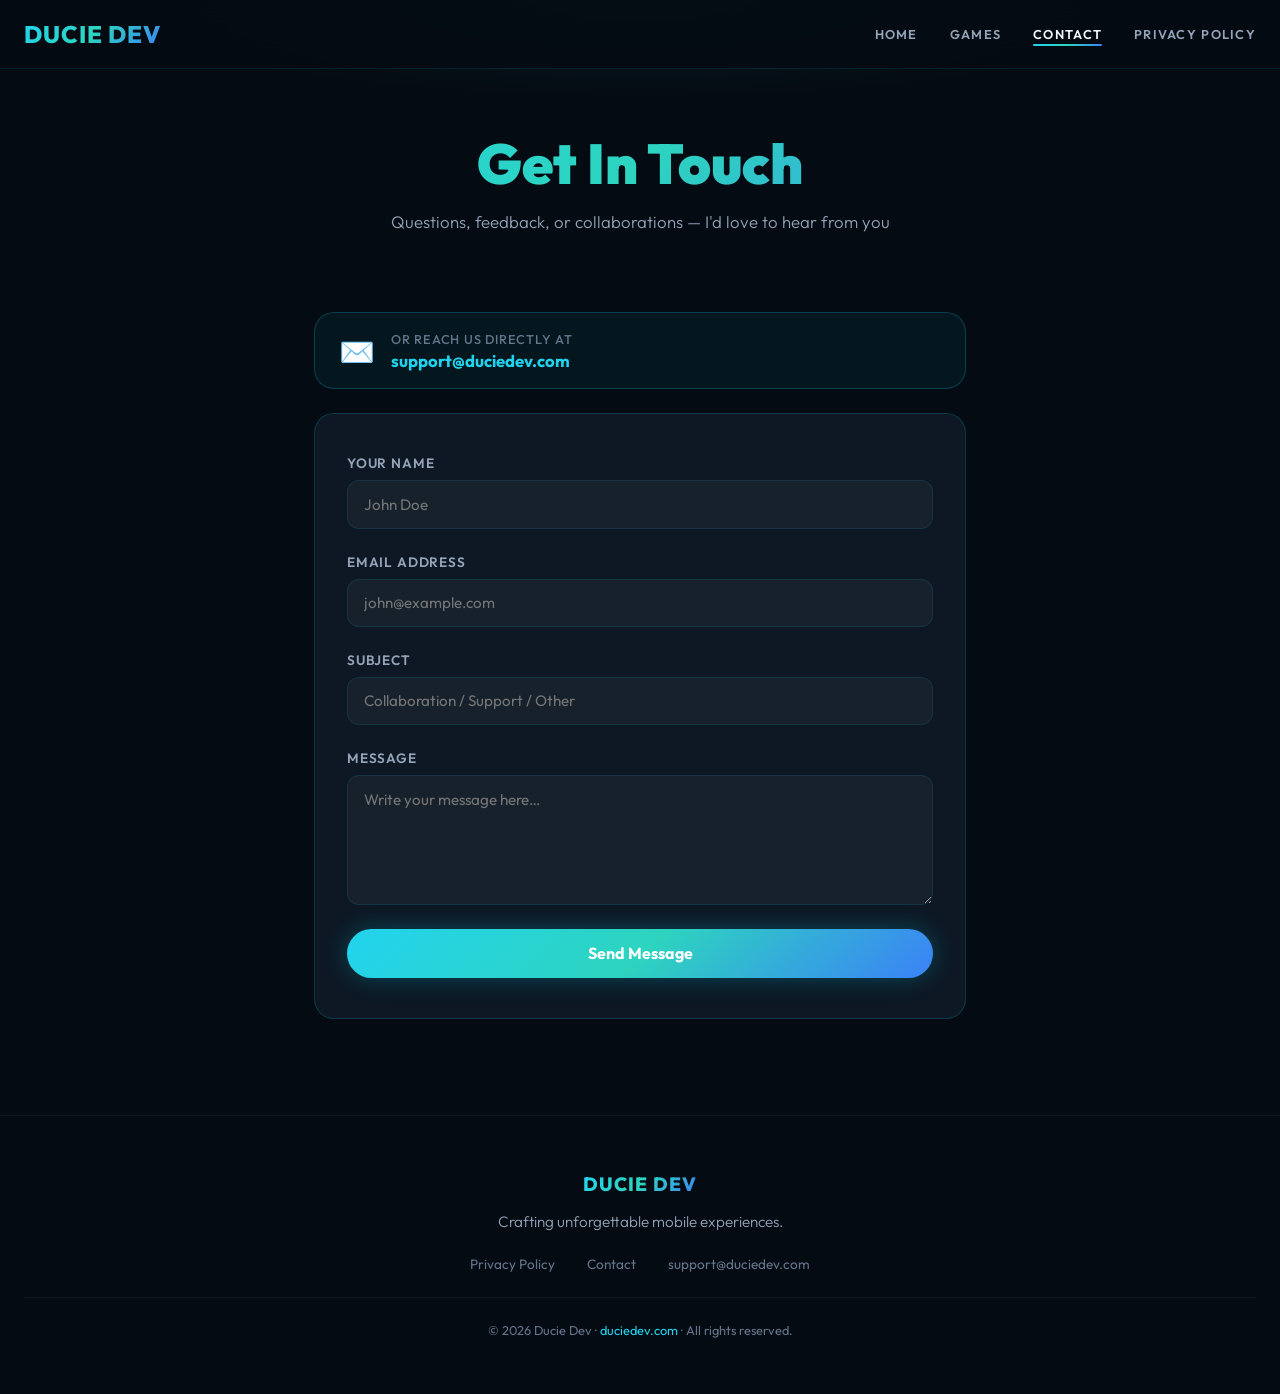
<file: contact.html>
<!DOCTYPE html>
<html lang="en" class="dark">
<head>
  <meta charset="utf-8" />
  <meta name="viewport" content="width=device-width, initial-scale=1" />
  <title>Contact — DUCIE DEV</title>
  <meta name="description" content="Get in touch with Ducie Dev. Send a message for collaborations, support, or general inquiries." />
  <link rel="preconnect" href="https://fonts.googleapis.com" />
  <link rel="preconnect" href="https://fonts.gstatic.com" crossorigin />
  <link href="https://fonts.googleapis.com/css2?family=Outfit:wght@300;400;500;600;700;800;900&display=swap" rel="stylesheet" />
  <link rel="stylesheet" href="style.css" />
</head>
<body>

  <!-- NAVBAR -->
  <nav class="navbar" id="navbar">
    <div class="nav-inner">
      <a href="index.html" class="nav-logo">DUCIE DEV</a>
      <div class="nav-links">
        <a href="index.html" class="nav-link">Home</a>
        <a href="games.html" class="nav-link">Games</a>
        <a href="contact.html" class="nav-link active">Contact</a>
        <a href="privacy-policy.html" class="nav-link">Privacy Policy</a>
      </div>
      <button class="hamburger" id="hamburger" aria-label="Toggle menu">
        <span></span><span></span><span></span>
      </button>
    </div>
    <div class="mobile-menu" id="mobile-menu">
      <a href="index.html" class="nav-link">Home</a>
      <a href="games.html" class="nav-link">Games</a>
      <a href="contact.html" class="nav-link active">Contact</a>
      <a href="privacy-policy.html" class="nav-link">Privacy Policy</a>
    </div>
  </nav>

  <main>
    <!-- PAGE HERO -->
    <div class="page-hero">
      <h1 class="page-hero-title">Get In Touch</h1>
      <p class="page-hero-sub">Questions, feedback, or collaborations — I'd love to hear from you</p>
    </div>

    <!-- CONTACT FORM -->
    <section class="contact-section">

      <!-- Email Direct -->
      <div class="email-direct fade-up">
        <div class="email-icon-wrap">✉️</div>
        <div class="email-info">
          <span class="email-label">Or reach us directly at</span>
          <a href="mailto:support@duciedev.com" class="email-address">support@duciedev.com</a>
        </div>
      </div>

      <div class="contact-card fade-up">

        <form id="contact-form" novalidate>
          <div class="form-group">
            <label class="form-label" for="name">Your Name</label>
            <input id="name" name="name" type="text" class="form-input" placeholder="John Doe" required />
          </div>
          <div class="form-group">
            <label class="form-label" for="email">Email Address</label>
            <input id="email" name="email" type="email" class="form-input" placeholder="john@example.com" required />
          </div>
          <div class="form-group">
            <label class="form-label" for="subject">Subject</label>
            <input id="subject" name="subject" type="text" class="form-input" placeholder="Collaboration / Support / Other" required />
          </div>
          <div class="form-group">
            <label class="form-label" for="message">Message</label>
            <textarea id="message" name="message" class="form-textarea" placeholder="Write your message here…" required></textarea>
          </div>
          <button type="submit" class="form-submit">Send Message</button>
        </form>

        <div class="form-success" id="form-success">
          <div class="success-icon">✅</div>
          <p class="success-title">Message Sent!</p>
          <p class="success-sub">Thanks for reaching out. I'll get back to you as soon as possible.<br/>You can also email us at <a href="mailto:support@duciedev.com" style="color:var(--cyan-400);">support@duciedev.com</a></p>
        </div>

      </div>
    </section>
  </main>

  <!-- FOOTER -->
  <footer class="footer">
    <div class="footer-inner">
      <p class="footer-brand">DUCIE DEV</p>
      <p class="footer-tagline">Crafting unforgettable mobile experiences.</p>
      <div class="footer-links">
        <a href="privacy-policy.html" class="footer-link">Privacy Policy</a>
        <a href="contact.html" class="footer-link">Contact</a>
        <a href="mailto:support@duciedev.com" class="footer-link">support@duciedev.com</a>
      </div>
      <p class="footer-copy">© 2026 Ducie Dev · <a href="https://duciedev.com" class="footer-domain">duciedev.com</a> · All rights reserved.</p>
    </div>
  </footer>

  <script src="main.js"></script>
</body>
</html>
</file>
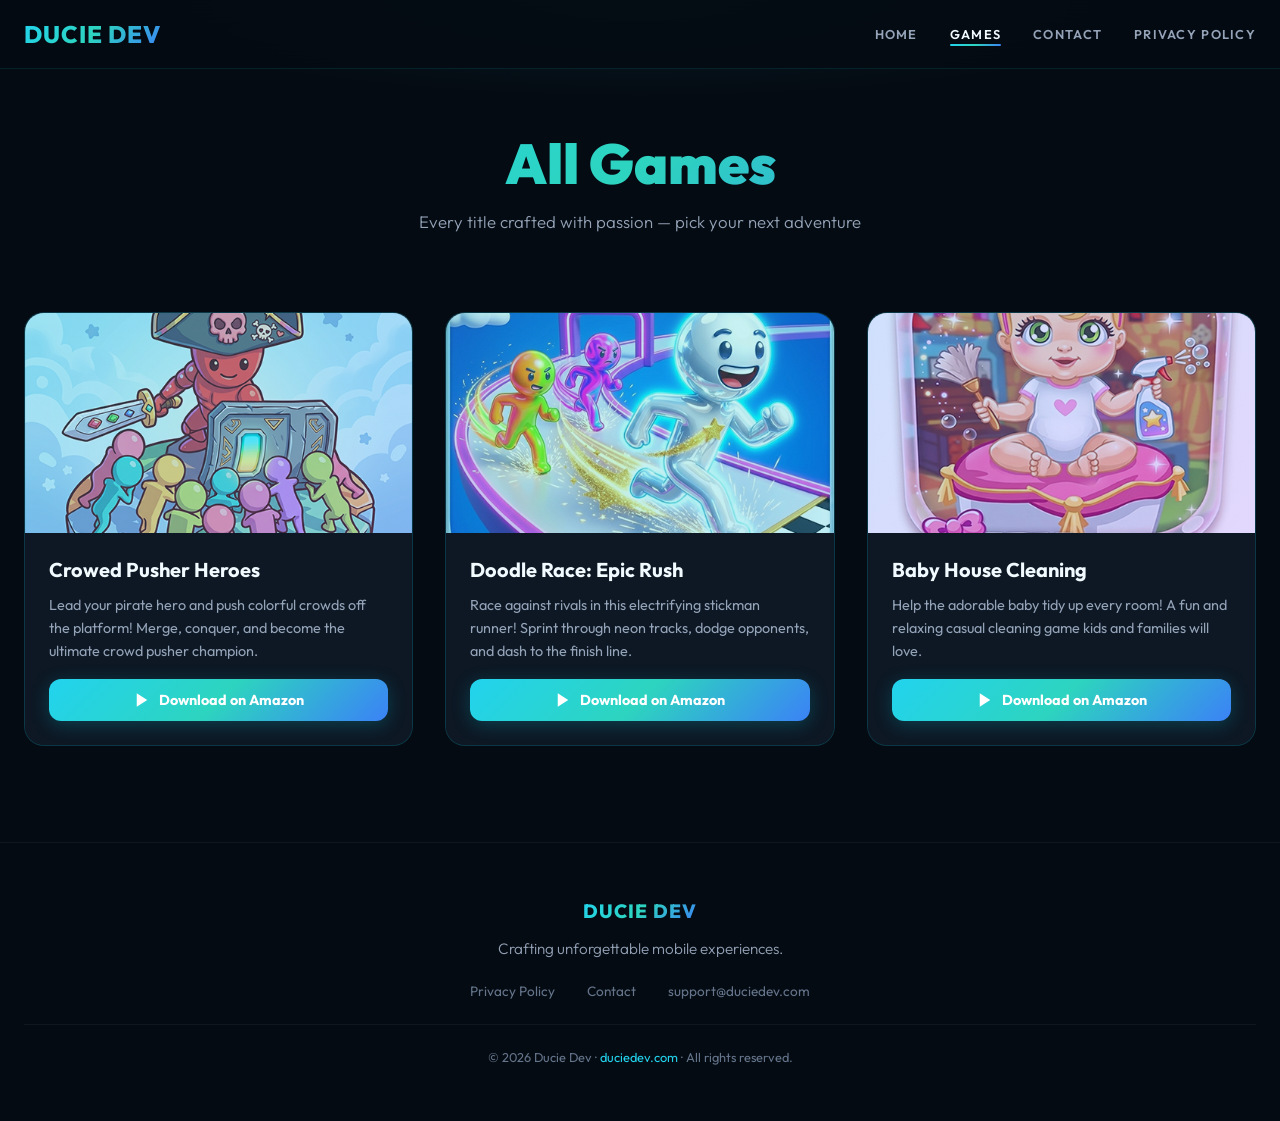
<file: games.html>
<!DOCTYPE html>
<html lang="en" class="dark">
<head>
  <meta charset="utf-8" />
  <meta name="viewport" content="width=device-width, initial-scale=1" />
  <title>Games — DUCIE DEV</title>
  <meta name="description" content="Browse all mobile games developed by Ducie Dev. Action, puzzle, adventure and more." />
  <link rel="preconnect" href="https://fonts.googleapis.com" />
  <link rel="preconnect" href="https://fonts.gstatic.com" crossorigin />
  <link href="https://fonts.googleapis.com/css2?family=Outfit:wght@300;400;500;600;700;800;900&display=swap" rel="stylesheet" />
  <link rel="stylesheet" href="style.css" />
</head>
<body>

  <!-- NAVBAR -->
  <nav class="navbar" id="navbar">
    <div class="nav-inner">
      <a href="index.html" class="nav-logo">DUCIE DEV</a>
      <div class="nav-links">
        <a href="index.html" class="nav-link">Home</a>
        <a href="games.html" class="nav-link active">Games</a>
        <a href="contact.html" class="nav-link">Contact</a>
        <a href="privacy-policy.html" class="nav-link">Privacy Policy</a>
      </div>
      <button class="hamburger" id="hamburger" aria-label="Toggle menu">
        <span></span><span></span><span></span>
      </button>
    </div>
    <div class="mobile-menu" id="mobile-menu">
      <a href="index.html" class="nav-link">Home</a>
      <a href="games.html" class="nav-link active">Games</a>
      <a href="contact.html" class="nav-link">Contact</a>
      <a href="privacy-policy.html" class="nav-link">Privacy Policy</a>
    </div>
  </nav>

  <main>
    <!-- PAGE HERO -->
    <div class="page-hero">
      <h1 class="page-hero-title">All Games</h1>
      <p class="page-hero-sub">Every title crafted with passion — pick your next adventure</p>
    </div>

    <!-- GAMES GRID -->
    <section class="games-page-section">
      <div class="games-grid">

        <!-- Game 1: Crowed Pusher Heroes -->
        <a class="game-card fade-up" href="https://www.amazon.com/Ducie-Dev-Crowed-Pusher-Heroes/dp/B0H246JLSZ/" target="_blank" rel="noopener noreferrer">
          <div class="card-image-wrap">
            <div class="card-overlay"></div>
            <img src="images/game1.png" alt="Crowed Pusher Heroes" class="card-real-img" />
          </div>
          <div class="card-body">
            <h3 class="card-title">Crowed Pusher Heroes</h3>
            <p class="card-desc">Lead your pirate hero and push colorful crowds off the platform! Merge, conquer, and become the ultimate crowd pusher champion.</p>
            <div class="btn-store">
              <svg class="store-icon" viewBox="0 0 24 24" fill="currentColor"><path d="M5 3l14 9-14 9V3z"/></svg>
              Download on Amazon
            </div>
          </div>
        </a>

        <!-- Game 2: Doodle Race: Epic Rush -->
        <a class="game-card fade-up" href="https://www.amazon.com/Ducie-Dev-Doodle-Race-Epic/dp/B0H18MZPDC/" target="_blank" rel="noopener noreferrer">
          <div class="card-image-wrap">
            <div class="card-overlay card-overlay-2"></div>
            <img src="images/game2.png" alt="Doodle Race: Epic Rush" class="card-real-img" />
          </div>
          <div class="card-body">
            <h3 class="card-title">Doodle Race: Epic Rush</h3>
            <p class="card-desc">Race against rivals in this electrifying stickman runner! Sprint through neon tracks, dodge opponents, and dash to the finish line.</p>
            <div class="btn-store">
              <svg class="store-icon" viewBox="0 0 24 24" fill="currentColor"><path d="M5 3l14 9-14 9V3z"/></svg>
              Download on Amazon
            </div>
          </div>
        </a>

        <!-- Game 3: Baby House Cleaning -->
        <a class="game-card fade-up" href="https://www.amazon.com/Ducie-Dev-Baby-House-Cleaning/dp/B0GX2PD11T/" target="_blank" rel="noopener noreferrer">
          <div class="card-image-wrap">
            <div class="card-overlay card-overlay-3"></div>
            <img src="images/game3.png" alt="Baby House Cleaning" class="card-real-img" />
          </div>
          <div class="card-body">
            <h3 class="card-title">Baby House Cleaning</h3>
            <p class="card-desc">Help the adorable baby tidy up every room! A fun and relaxing casual cleaning game kids and families will love.</p>
            <div class="btn-store">
              <svg class="store-icon" viewBox="0 0 24 24" fill="currentColor"><path d="M5 3l14 9-14 9V3z"/></svg>
              Download on Amazon
            </div>
          </div>
        </a>

      </div>
    </section>
  </main>

  <!-- FOOTER -->
  <footer class="footer">
    <div class="footer-inner">
      <p class="footer-brand">DUCIE DEV</p>
      <p class="footer-tagline">Crafting unforgettable mobile experiences.</p>
      <div class="footer-links">
        <a href="privacy-policy.html" class="footer-link">Privacy Policy</a>
        <a href="contact.html" class="footer-link">Contact</a>
        <a href="mailto:support@duciedev.com" class="footer-link">support@duciedev.com</a>
      </div>
      <p class="footer-copy">© 2026 Ducie Dev · <a href="https://duciedev.com" class="footer-domain">duciedev.com</a> · All rights reserved.</p>
    </div>
  </footer>

  <script src="main.js"></script>
</body>
</html>
</file>
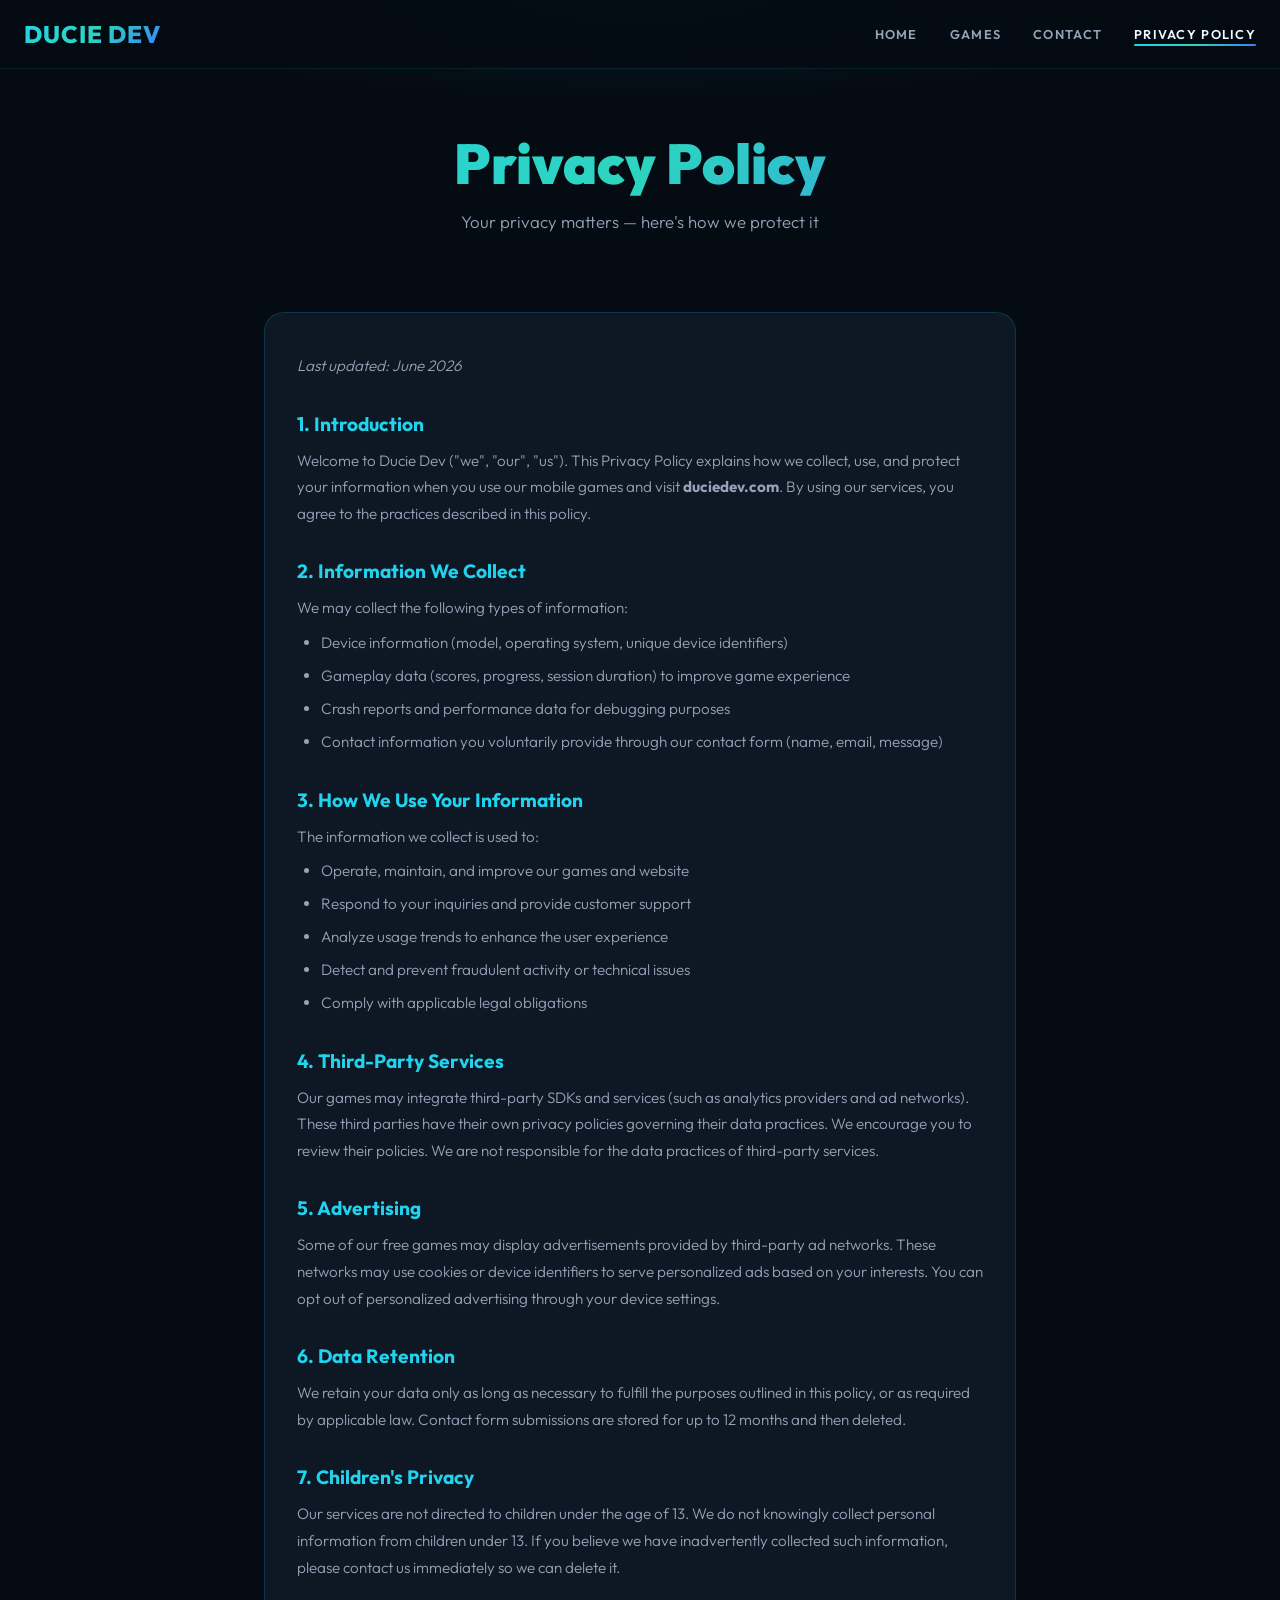
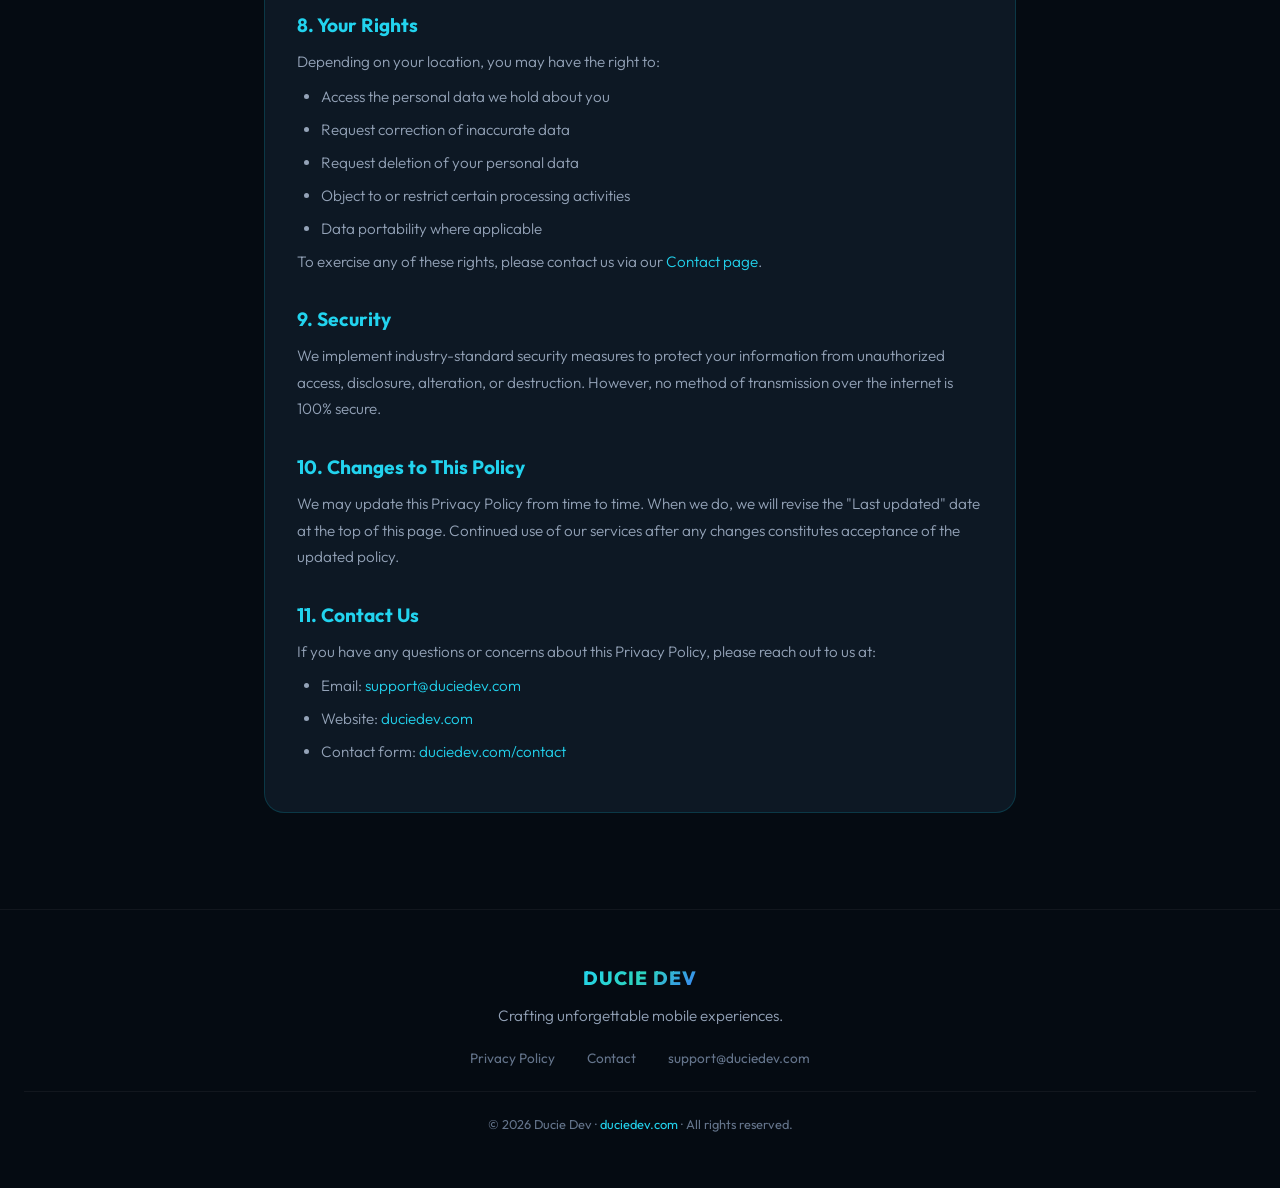
<file: privacy-policy.html>
<!DOCTYPE html>
<html lang="en" class="dark">
<head>
  <meta charset="utf-8" />
  <meta name="viewport" content="width=device-width, initial-scale=1" />
  <title>Privacy Policy — DUCIE DEV</title>
  <meta name="description" content="Privacy Policy for Ducie Dev mobile games. Learn how we handle your data." />
  <link rel="preconnect" href="https://fonts.googleapis.com" />
  <link rel="preconnect" href="https://fonts.gstatic.com" crossorigin />
  <link href="https://fonts.googleapis.com/css2?family=Outfit:wght@300;400;500;600;700;800;900&display=swap" rel="stylesheet" />
  <link rel="stylesheet" href="style.css" />
</head>
<body>

  <!-- NAVBAR -->
  <nav class="navbar" id="navbar">
    <div class="nav-inner">
      <a href="index.html" class="nav-logo">DUCIE DEV</a>
      <div class="nav-links">
        <a href="index.html" class="nav-link">Home</a>
        <a href="games.html" class="nav-link">Games</a>
        <a href="contact.html" class="nav-link">Contact</a>
        <a href="privacy-policy.html" class="nav-link active">Privacy Policy</a>
      </div>
      <button class="hamburger" id="hamburger" aria-label="Toggle menu">
        <span></span><span></span><span></span>
      </button>
    </div>
    <div class="mobile-menu" id="mobile-menu">
      <a href="index.html" class="nav-link">Home</a>
      <a href="games.html" class="nav-link">Games</a>
      <a href="contact.html" class="nav-link">Contact</a>
      <a href="privacy-policy.html" class="nav-link active">Privacy Policy</a>
    </div>
  </nav>

  <main>
    <!-- PAGE HERO -->
    <div class="page-hero">
      <h1 class="page-hero-title">Privacy Policy</h1>
      <p class="page-hero-sub">Your privacy matters — here's how we protect it</p>
    </div>

    <!-- PRIVACY CONTENT -->
    <section class="privacy-section">
      <div class="privacy-card fade-up">
        <p class="privacy-updated">Last updated: June 2026</p>

        <h2>1. Introduction</h2>
        <p>Welcome to Ducie Dev ("we", "our", "us"). This Privacy Policy explains how we collect, use, and protect your information when you use our mobile games and visit <strong>duciedev.com</strong>. By using our services, you agree to the practices described in this policy.</p>

        <h2>2. Information We Collect</h2>
        <p>We may collect the following types of information:</p>
        <ul>
          <li>Device information (model, operating system, unique device identifiers)</li>
          <li>Gameplay data (scores, progress, session duration) to improve game experience</li>
          <li>Crash reports and performance data for debugging purposes</li>
          <li>Contact information you voluntarily provide through our contact form (name, email, message)</li>
        </ul>

        <h2>3. How We Use Your Information</h2>
        <p>The information we collect is used to:</p>
        <ul>
          <li>Operate, maintain, and improve our games and website</li>
          <li>Respond to your inquiries and provide customer support</li>
          <li>Analyze usage trends to enhance the user experience</li>
          <li>Detect and prevent fraudulent activity or technical issues</li>
          <li>Comply with applicable legal obligations</li>
        </ul>

        <h2>4. Third-Party Services</h2>
        <p>Our games may integrate third-party SDKs and services (such as analytics providers and ad networks). These third parties have their own privacy policies governing their data practices. We encourage you to review their policies. We are not responsible for the data practices of third-party services.</p>

        <h2>5. Advertising</h2>
        <p>Some of our free games may display advertisements provided by third-party ad networks. These networks may use cookies or device identifiers to serve personalized ads based on your interests. You can opt out of personalized advertising through your device settings.</p>

        <h2>6. Data Retention</h2>
        <p>We retain your data only as long as necessary to fulfill the purposes outlined in this policy, or as required by applicable law. Contact form submissions are stored for up to 12 months and then deleted.</p>

        <h2>7. Children's Privacy</h2>
        <p>Our services are not directed to children under the age of 13. We do not knowingly collect personal information from children under 13. If you believe we have inadvertently collected such information, please contact us immediately so we can delete it.</p>

        <h2>8. Your Rights</h2>
        <p>Depending on your location, you may have the right to:</p>
        <ul>
          <li>Access the personal data we hold about you</li>
          <li>Request correction of inaccurate data</li>
          <li>Request deletion of your personal data</li>
          <li>Object to or restrict certain processing activities</li>
          <li>Data portability where applicable</li>
        </ul>
        <p>To exercise any of these rights, please contact us via our <a href="contact.html" style="color: var(--cyan-400);">Contact page</a>.</p>

        <h2>9. Security</h2>
        <p>We implement industry-standard security measures to protect your information from unauthorized access, disclosure, alteration, or destruction. However, no method of transmission over the internet is 100% secure.</p>

        <h2>10. Changes to This Policy</h2>
        <p>We may update this Privacy Policy from time to time. When we do, we will revise the "Last updated" date at the top of this page. Continued use of our services after any changes constitutes acceptance of the updated policy.</p>

        <h2>11. Contact Us</h2>
        <p>If you have any questions or concerns about this Privacy Policy, please reach out to us at:</p>
        <ul>
          <li>Email: <a href="mailto:support@duciedev.com" style="color: var(--cyan-400);">support@duciedev.com</a></li>
          <li>Website: <a href="https://duciedev.com" style="color: var(--cyan-400);">duciedev.com</a></li>
          <li>Contact form: <a href="contact.html" style="color: var(--cyan-400);">duciedev.com/contact</a></li>
        </ul>
      </div>
    </section>
  </main>

  <!-- FOOTER -->
  <footer class="footer">
    <div class="footer-inner">
      <p class="footer-brand">DUCIE DEV</p>
      <p class="footer-tagline">Crafting unforgettable mobile experiences.</p>
      <div class="footer-links">
        <a href="privacy-policy.html" class="footer-link">Privacy Policy</a>
        <a href="contact.html" class="footer-link">Contact</a>
        <a href="mailto:support@duciedev.com" class="footer-link">support@duciedev.com</a>
      </div>
      <p class="footer-copy">© 2026 Ducie Dev · <a href="https://duciedev.com" class="footer-domain">duciedev.com</a> · All rights reserved.</p>
    </div>
  </footer>

  <script src="main.js"></script>
</body>
</html>
</file>
<file: style.css>
/* =============================================
   DUCIE DEV — Main Stylesheet
   Color Palette: Cyan / Teal / Electric Blue
   ============================================= */

/* ---------- CSS VARIABLES ---------- */
:root {
  --bg:          #050b12;
  --bg-card:     #0d1824;
  --bg-nav:      rgba(5, 11, 18, 0.85);
  --border:      rgba(0, 200, 220, 0.12);
  --border-card: rgba(0, 200, 220, 0.18);

  --cyan-400:    #22d3ee;
  --cyan-500:    #06b6d4;
  --teal-400:    #2dd4bf;
  --teal-500:    #14b8a6;
  --blue-500:    #3b82f6;
  --blue-600:    #2563eb;

  --text-white:  #f0faff;
  --text-muted:  #94a3b8;
  --text-dim:    #64748b;

  --grad-main:   linear-gradient(135deg, var(--cyan-400), var(--teal-400), var(--blue-500));
  --grad-card1:  linear-gradient(135deg, rgba(6,182,212,0.35), rgba(59,130,246,0.35));
  --grad-card2:  linear-gradient(135deg, rgba(45,212,191,0.35), rgba(6,182,212,0.35));
  --grad-card3:  linear-gradient(135deg, rgba(59,130,246,0.35), rgba(139,92,246,0.35));

  --radius-card: 1.25rem;
  --radius-btn:  999px;
  --shadow-glow: 0 0 35px rgba(6, 182, 212, 0.25);
  --shadow-card: 0 8px 40px rgba(0, 0, 0, 0.4);

  --transition:  0.3s ease;
  --font:        'Outfit', sans-serif;
}

/* ---------- RESET & BASE ---------- */
*, *::before, *::after { box-sizing: border-box; margin: 0; padding: 0; }

html { scroll-behavior: smooth; }

body {
  font-family: var(--font);
  background-color: var(--bg);
  color: var(--text-white);
  min-height: 100vh;
  display: flex;
  flex-direction: column;
  -webkit-font-smoothing: antialiased;
  overflow-x: hidden;
}

a { text-decoration: none; color: inherit; }
img { display: block; max-width: 100%; }
button { cursor: pointer; border: none; background: none; font-family: var(--font); }

/* ---------- SCROLLBAR ---------- */
::-webkit-scrollbar { width: 6px; }
::-webkit-scrollbar-track { background: var(--bg); }
::-webkit-scrollbar-thumb { background: var(--cyan-500); border-radius: 99px; }

/* =============================================
   NAVBAR
   ============================================= */
.navbar {
  position: fixed;
  top: 0; left: 0; right: 0;
  z-index: 100;
  background: var(--bg-nav);
  backdrop-filter: blur(16px);
  -webkit-backdrop-filter: blur(16px);
  border-bottom: 1px solid var(--border);
  transition: box-shadow var(--transition);
}
.navbar.scrolled { box-shadow: 0 4px 30px rgba(6,182,212,0.1); }

.nav-inner {
  max-width: 1280px;
  margin: 0 auto;
  padding: 0 1.5rem;
  height: 68px;
  display: flex;
  align-items: center;
  justify-content: space-between;
  gap: 2rem;
}

.nav-logo {
  font-size: 1.5rem;
  font-weight: 800;
  letter-spacing: 0.04em;
  background: var(--grad-main);
  -webkit-background-clip: text;
  background-clip: text;
  -webkit-text-fill-color: transparent;
  transition: opacity var(--transition);
  white-space: nowrap;
}
.nav-logo:hover { opacity: 0.8; }

.nav-links {
  display: flex;
  gap: 2rem;
  align-items: center;
}

.nav-link {
  font-size: 0.8rem;
  font-weight: 600;
  letter-spacing: 0.1em;
  text-transform: uppercase;
  color: var(--text-muted);
  position: relative;
  transition: color var(--transition);
}
.nav-link::after {
  content: '';
  position: absolute;
  bottom: -4px; left: 0;
  width: 0; height: 2px;
  background: var(--grad-main);
  border-radius: 99px;
  transition: width var(--transition);
}
.nav-link:hover, .nav-link.active { color: var(--text-white); }
.nav-link:hover::after, .nav-link.active::after { width: 100%; }

/* Hamburger */
.hamburger {
  display: none;
  flex-direction: column;
  gap: 5px;
  padding: 6px;
}
.hamburger span {
  display: block;
  width: 24px; height: 2px;
  background: var(--text-white);
  border-radius: 99px;
  transition: transform var(--transition), opacity var(--transition);
}
.hamburger.open span:nth-child(1) { transform: translateY(7px) rotate(45deg); }
.hamburger.open span:nth-child(2) { opacity: 0; }
.hamburger.open span:nth-child(3) { transform: translateY(-7px) rotate(-45deg); }

/* Mobile menu */
.mobile-menu {
  display: none;
  flex-direction: column;
  padding: 1rem 1.5rem;
  gap: 1rem;
  border-top: 1px solid var(--border);
}
.mobile-menu.open { display: flex; }
.mobile-menu .nav-link { font-size: 0.9rem; }

/* =============================================
   HERO
   ============================================= */
.hero {
  position: relative;
  min-height: 90vh;
  display: flex;
  align-items: center;
  justify-content: center;
  overflow: hidden;
  padding: 6rem 1.5rem 4rem;
}

.hero-bg-gradient {
  position: absolute;
  inset: 0;
  background: linear-gradient(to bottom, rgba(6,182,212,0.08) 0%, var(--bg) 100%);
  z-index: 0;
}

.hero-radial {
  position: absolute;
  inset: 0;
  background: radial-gradient(ellipse 70% 60% at 50% 30%, rgba(6,182,212,0.12) 0%, transparent 70%);
  z-index: 0;
}

/* Floating particle dots */
.hero-particles {
  position: absolute;
  inset: 0;
  z-index: 0;
  overflow: hidden;
}
.particle {
  position: absolute;
  border-radius: 50%;
  background: var(--cyan-400);
  opacity: 0;
  animation: floatUp linear infinite;
}

@keyframes floatUp {
  0%   { transform: translateY(100%) scale(0); opacity: 0; }
  10%  { opacity: 0.6; }
  90%  { opacity: 0.2; }
  100% { transform: translateY(-120vh) scale(1.5); opacity: 0; }
}

.hero-content {
  position: relative;
  z-index: 1;
  text-align: center;
  max-width: 860px;
  display: flex;
  flex-direction: column;
  align-items: center;
  gap: 1.5rem;
}

.hero-title {
  display: flex;
  flex-direction: column;
  gap: 0.25rem;
  font-size: clamp(2.8rem, 7vw, 5.5rem);
  font-weight: 900;
  line-height: 1.1;
  letter-spacing: -0.03em;
}
.hero-title-white { color: var(--text-white); }
.hero-title-gradient {
  background: var(--grad-main);
  -webkit-background-clip: text;
  background-clip: text;
  -webkit-text-fill-color: transparent;
}

.hero-desc {
  font-size: clamp(1rem, 2vw, 1.2rem);
  color: var(--text-muted);
  max-width: 600px;
  line-height: 1.75;
  font-weight: 300;
}

.hero-actions {
  display: flex;
  gap: 1rem;
  flex-wrap: wrap;
  justify-content: center;
  margin-top: 0.5rem;
}

/* =============================================
   BUTTONS
   ============================================= */
.btn-primary {
  padding: 0.9rem 2.2rem;
  background: var(--grad-main);
  color: #fff;
  font-weight: 700;
  font-size: 1rem;
  border-radius: var(--radius-btn);
  transition: transform var(--transition), box-shadow var(--transition), opacity var(--transition);
  box-shadow: 0 0 28px rgba(6,182,212,0.35);
  letter-spacing: 0.02em;
}
.btn-primary:hover {
  transform: translateY(-2px) scale(1.03);
  box-shadow: 0 0 44px rgba(6,182,212,0.5);
}

.btn-secondary {
  padding: 0.9rem 2.2rem;
  background: transparent;
  border: 1.5px solid var(--cyan-500);
  color: var(--cyan-400);
  font-weight: 700;
  font-size: 1rem;
  border-radius: var(--radius-btn);
  transition: background var(--transition), color var(--transition), transform var(--transition);
}
.btn-secondary:hover {
  background: rgba(6,182,212,0.12);
  transform: translateY(-2px);
}

/* =============================================
   FEATURED SECTION
   ============================================= */
.featured-section {
  padding: 6rem 1.5rem;
  max-width: 1280px;
  margin: 0 auto;
  width: 100%;
}

.section-header {
  text-align: center;
  margin-bottom: 4rem;
}

.section-title {
  font-size: clamp(1.8rem, 4vw, 2.8rem);
  font-weight: 800;
  color: var(--text-white);
  display: inline-block;
  position: relative;
  margin-bottom: 1rem;
}
.section-title-bar {
  position: absolute;
  bottom: -10px; left: 0; right: 0;
  height: 3px;
  background: var(--grad-main);
  border-radius: 99px;
}
.section-sub {
  margin-top: 1.5rem;
  color: var(--text-muted);
  font-size: 1rem;
  font-weight: 300;
}

/* Games Grid */
.games-grid {
  display: grid;
  grid-template-columns: repeat(auto-fit, minmax(300px, 1fr));
  gap: 2rem;
}

/* Game Card */
.game-card {
  background: var(--bg-card);
  border: 1px solid var(--border-card);
  border-radius: var(--radius-card);
  overflow: hidden;
  cursor: pointer;
  transition: transform var(--transition), box-shadow var(--transition), border-color var(--transition);
  display: flex;
  flex-direction: column;
}
.game-card:hover {
  transform: translateY(-8px);
  box-shadow: var(--shadow-glow), var(--shadow-card);
  border-color: rgba(6,182,212,0.4);
}

.card-image-wrap {
  position: relative;
  height: 220px;
  overflow: hidden;
}
.card-overlay {
  position: absolute;
  inset: 0;
  background: var(--grad-card1);
  opacity: 0.7;
  z-index: 1;
  transition: opacity var(--transition);
}
.card-overlay-2 { background: var(--grad-card2); }
.card-overlay-3 { background: var(--grad-card3); }
.game-card:hover .card-overlay { opacity: 1; }

.card-img-placeholder {
  position: absolute;
  inset: 0;
  display: flex;
  align-items: center;
  justify-content: center;
  background: linear-gradient(135deg, #0a1e30, #071525);
}
.placeholder-icon {
  font-size: 5rem;
  filter: drop-shadow(0 0 20px rgba(6,182,212,0.5));
  transition: transform var(--transition), filter var(--transition);
}
.game-card:hover .placeholder-icon {
  transform: scale(1.15);
  filter: drop-shadow(0 0 30px rgba(6,182,212,0.8));
}

/* Real game icon images */
.card-real-img {
  position: absolute;
  inset: 0;
  width: 100%;
  height: 100%;
  object-fit: cover;
  object-position: center;
  transition: transform 0.5s ease;
  z-index: 0;
}
.game-card:hover .card-real-img {
  transform: scale(1.07);
}

.card-body {
  padding: 1.5rem;
  display: flex;
  flex-direction: column;
  gap: 0.75rem;
  flex: 1;
  background: linear-gradient(to top, var(--bg-card), transparent);
}
.card-title {
  font-size: 1.25rem;
  font-weight: 700;
  color: var(--text-white);
}
.card-desc {
  font-size: 0.9rem;
  color: var(--text-muted);
  line-height: 1.6;
  flex: 1;
}

.btn-store {
  display: inline-flex;
  align-items: center;
  justify-content: center;
  gap: 0.5rem;
  padding: 0.75rem 1.25rem;
  background: var(--grad-main);
  color: #fff;
  font-weight: 700;
  font-size: 0.9rem;
  border-radius: 0.75rem;
  transition: transform var(--transition), box-shadow var(--transition);
  box-shadow: 0 4px 18px rgba(6,182,212,0.25);
  margin-top: 0.25rem;
}
.btn-store:hover {
  transform: scale(1.03);
  box-shadow: 0 6px 28px rgba(6,182,212,0.45);
}
.store-icon { width: 18px; height: 18px; flex-shrink: 0; }

/* View All */
.view-all-wrap { text-align: center; margin-top: 4rem; }
.view-all-link {
  display: inline-flex;
  align-items: center;
  gap: 0.4rem;
  font-size: 1.1rem;
  font-weight: 600;
  color: var(--cyan-400);
  transition: color var(--transition);
}
.view-all-link:hover { color: var(--teal-400); }
.view-all-arrow {
  display: inline-block;
  transition: transform var(--transition);
}
.view-all-link:hover .view-all-arrow { transform: translateX(5px); }

/* =============================================
   ABOUT / STATS STRIP
   ============================================= */
.about-strip {
  background: linear-gradient(135deg, rgba(6,182,212,0.06) 0%, rgba(45,212,191,0.06) 100%);
  border-top: 1px solid var(--border);
  border-bottom: 1px solid var(--border);
  padding: 3.5rem 1.5rem;
}
.about-inner {
  max-width: 900px;
  margin: 0 auto;
  display: flex;
  align-items: center;
  justify-content: center;
  gap: 2rem;
  flex-wrap: wrap;
}
.about-stat {
  display: flex;
  flex-direction: column;
  align-items: center;
  gap: 0.4rem;
}
.stat-num {
  font-size: 2.2rem;
  font-weight: 900;
  background: var(--grad-main);
  -webkit-background-clip: text;
  background-clip: text;
  -webkit-text-fill-color: transparent;
}
.stat-label {
  font-size: 0.85rem;
  color: var(--text-muted);
  font-weight: 500;
  text-transform: uppercase;
  letter-spacing: 0.06em;
}
.about-divider {
  width: 1px;
  height: 50px;
  background: var(--border);
}

/* =============================================
   FOOTER
   ============================================= */
.footer {
  background: var(--bg);
  border-top: 1px solid rgba(255,255,255,0.05);
  padding: 3.5rem 1.5rem;
  margin-top: auto;
}
.footer-inner {
  max-width: 1280px;
  margin: 0 auto;
  text-align: center;
  display: flex;
  flex-direction: column;
  gap: 1rem;
  align-items: center;
}
.footer-brand {
  font-size: 1.2rem;
  font-weight: 800;
  background: var(--grad-main);
  -webkit-background-clip: text;
  background-clip: text;
  -webkit-text-fill-color: transparent;
  letter-spacing: 0.05em;
}
.footer-tagline {
  color: var(--text-muted);
  font-size: 0.95rem;
  font-weight: 300;
}
.footer-links {
  display: flex;
  gap: 2rem;
  margin-top: 0.5rem;
}
.footer-link {
  font-size: 0.85rem;
  color: var(--text-dim);
  transition: color var(--transition);
}
.footer-link:hover { color: var(--cyan-400); }
.footer-copy {
  font-size: 0.8rem;
  color: var(--text-dim);
  border-top: 1px solid rgba(255,255,255,0.05);
  padding-top: 1.5rem;
  margin-top: 0.5rem;
  width: 100%;
}
.footer-domain {
  color: var(--cyan-400);
  transition: color var(--transition);
}
.footer-domain:hover { color: var(--teal-400); }

/* =============================================
   PAGE HERO (inner pages)
   ============================================= */
.page-hero {
  padding: 8rem 1.5rem 3rem;
  text-align: center;
  position: relative;
  overflow: hidden;
}
.page-hero::before {
  content: '';
  position: absolute;
  inset: 0;
  background: radial-gradient(ellipse 60% 50% at 50% 0%, rgba(6,182,212,0.1) 0%, transparent 70%);
}
.page-hero-title {
  font-size: clamp(2rem, 5vw, 3.5rem);
  font-weight: 900;
  background: var(--grad-main);
  -webkit-background-clip: text;
  background-clip: text;
  -webkit-text-fill-color: transparent;
  position: relative;
}
.page-hero-sub {
  color: var(--text-muted);
  margin-top: 0.75rem;
  font-size: 1.05rem;
  font-weight: 300;
  position: relative;
}

/* =============================================
   GAMES PAGE
   ============================================= */
.games-page-section {
  padding: 2rem 1.5rem 6rem;
  max-width: 1280px;
  margin: 0 auto;
  width: 100%;
}

/* =============================================
   CONTACT PAGE
   ============================================= */

/* Email direct box */
.email-direct {
  display: flex;
  align-items: center;
  gap: 1rem;
  background: rgba(6, 182, 212, 0.07);
  border: 1px solid rgba(6, 182, 212, 0.25);
  border-radius: var(--radius-card);
  padding: 1.1rem 1.5rem;
  margin-bottom: 1.5rem;
  max-width: 700px;
  margin-left: auto;
  margin-right: auto;
}
.email-icon-wrap {
  font-size: 1.8rem;
  flex-shrink: 0;
}
.email-info {
  display: flex;
  flex-direction: column;
  gap: 0.2rem;
}
.email-label {
  font-size: 0.8rem;
  color: var(--text-dim);
  font-weight: 500;
  text-transform: uppercase;
  letter-spacing: 0.06em;
}
.email-address {
  font-size: 1.05rem;
  font-weight: 700;
  color: var(--cyan-400);
  transition: color var(--transition);
}
.email-address:hover { color: var(--teal-400); }
.contact-section {
  padding: 2rem 1.5rem 6rem;
  max-width: 700px;
  margin: 0 auto;
  width: 100%;
}
.contact-card {
  background: var(--bg-card);
  border: 1px solid var(--border-card);
  border-radius: var(--radius-card);
  padding: 2.5rem 2rem;
}
.form-group {
  display: flex;
  flex-direction: column;
  gap: 0.5rem;
  margin-bottom: 1.5rem;
}
.form-label {
  font-size: 0.85rem;
  font-weight: 600;
  color: var(--text-muted);
  text-transform: uppercase;
  letter-spacing: 0.06em;
}
.form-input, .form-textarea {
  background: rgba(255,255,255,0.04);
  border: 1px solid var(--border);
  border-radius: 0.75rem;
  padding: 0.85rem 1rem;
  color: var(--text-white);
  font-family: var(--font);
  font-size: 0.95rem;
  transition: border-color var(--transition), box-shadow var(--transition);
  outline: none;
  width: 100%;
}
.form-input:focus, .form-textarea:focus {
  border-color: var(--cyan-500);
  box-shadow: 0 0 0 3px rgba(6,182,212,0.12);
}
.form-textarea { min-height: 130px; resize: vertical; }
.form-submit {
  width: 100%;
  padding: 0.9rem;
  background: var(--grad-main);
  color: #fff;
  font-weight: 700;
  font-size: 1rem;
  border-radius: var(--radius-btn);
  cursor: pointer;
  transition: transform var(--transition), box-shadow var(--transition);
  box-shadow: 0 0 24px rgba(6,182,212,0.3);
  font-family: var(--font);
}
.form-submit:hover {
  transform: translateY(-2px);
  box-shadow: 0 0 36px rgba(6,182,212,0.45);
}

/* Success message */
.form-success {
  display: none;
  text-align: center;
  padding: 2rem;
}
.form-success.show { display: block; }
.success-icon { font-size: 3rem; margin-bottom: 1rem; }
.success-title {
  font-size: 1.3rem;
  font-weight: 700;
  color: var(--text-white);
  margin-bottom: 0.5rem;
}
.success-sub { color: var(--text-muted); font-size: 0.95rem; }

/* =============================================
   PRIVACY PAGE
   ============================================= */
.privacy-section {
  padding: 2rem 1.5rem 6rem;
  max-width: 800px;
  margin: 0 auto;
  width: 100%;
}
.privacy-card {
  background: var(--bg-card);
  border: 1px solid var(--border-card);
  border-radius: var(--radius-card);
  padding: 2.5rem 2rem;
}
.privacy-card h2 {
  font-size: 1.2rem;
  font-weight: 700;
  color: var(--cyan-400);
  margin: 2rem 0 0.75rem;
}
.privacy-card h2:first-child { margin-top: 0; }
.privacy-card p, .privacy-card li {
  color: var(--text-muted);
  line-height: 1.75;
  font-size: 0.95rem;
  font-weight: 300;
}
.privacy-card ul {
  padding-left: 1.5rem;
  margin-top: 0.5rem;
}
.privacy-card li { margin-bottom: 0.4rem; }
.privacy-updated {
  font-size: 0.8rem;
  color: var(--text-dim);
  margin-bottom: 2rem;
  font-style: italic;
}

/* =============================================
   ANIMATIONS (entrance)
   ============================================= */
.fade-up {
  opacity: 0;
  transform: translateY(30px);
  transition: opacity 0.6s ease, transform 0.6s ease;
}
.fade-up.visible {
  opacity: 1;
  transform: translateY(0);
}

/* =============================================
   RESPONSIVE
   ============================================= */
@media (max-width: 768px) {
  .nav-links { display: none; }
  .hamburger { display: flex; }

  .hero { min-height: 80vh; }

  .about-inner { gap: 1.5rem 2.5rem; }
  .about-divider { display: none; }

  .footer-links { gap: 1.25rem; }

  .contact-card, .privacy-card { padding: 1.75rem 1.25rem; }
}

@media (max-width: 480px) {
  .hero-actions { flex-direction: column; align-items: stretch; }
  .btn-primary, .btn-secondary { text-align: center; }
  .games-grid { grid-template-columns: 1fr; }
}
</file>
